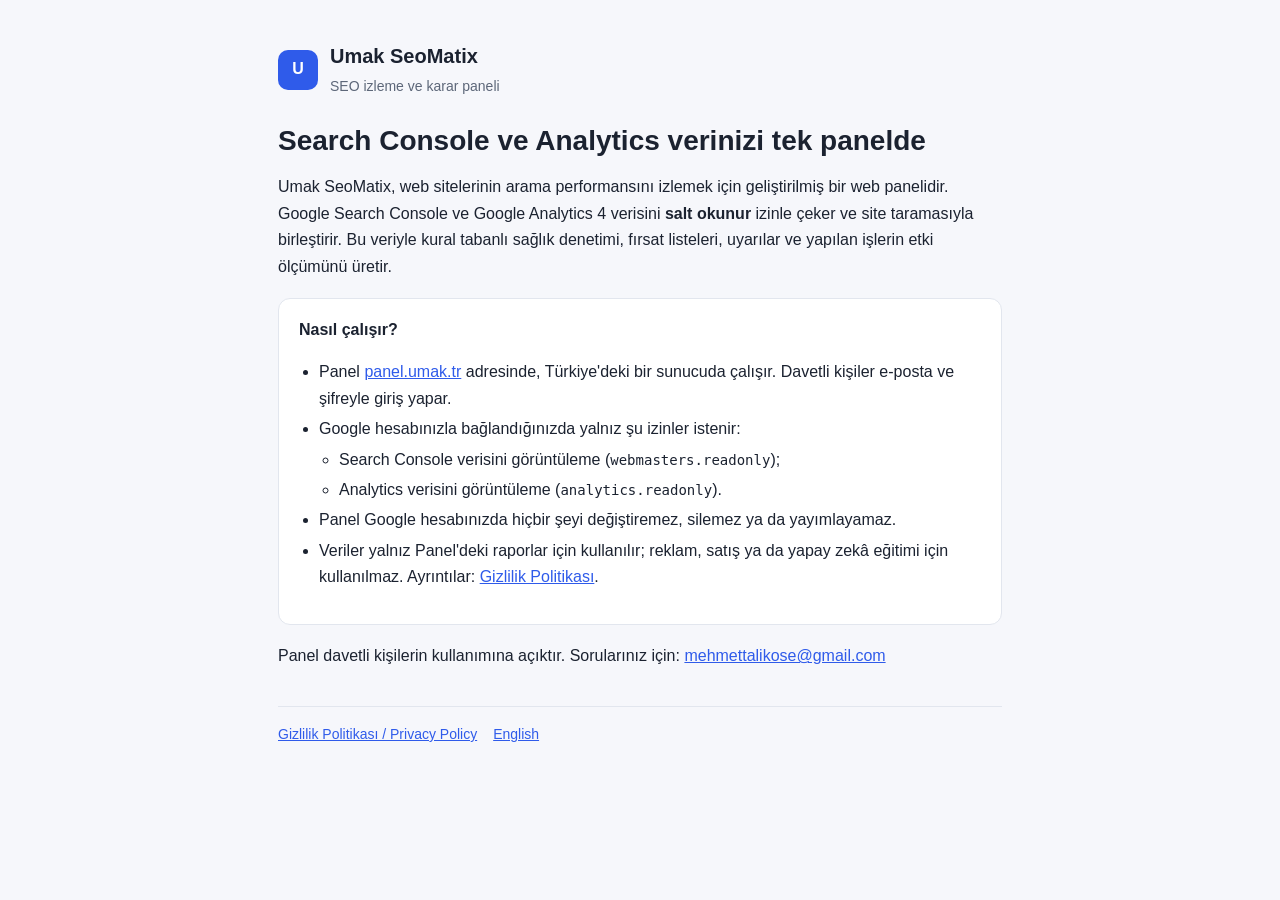
<file: index.html>
<!doctype html><html lang="tr"><head><meta charset="utf-8"><meta name="viewport" content="width=device-width,initial-scale=1">
<title>Umak SeoMatix</title><meta name="description" content="Umak SeoMatix: Search Console ve Google Analytics verisini site taramasıyla birleştiren, salt okunur SEO izleme paneli."><link rel="stylesheet" href="style.css"></head>
<body><main>
<header><div class="logo" aria-hidden="true">U</div><div><b>Umak SeoMatix</b><br><span>SEO izleme ve karar paneli</span></div></header>
<h1>Search Console ve Analytics verinizi tek panelde</h1>
<p>Umak SeoMatix, web sitelerinin arama performansını izlemek için geliştirilmiş bir web panelidir. Google Search Console ve Google Analytics 4 verisini <strong>salt okunur</strong> izinle çeker ve site taramasıyla birleştirir. Bu veriyle kural tabanlı sağlık denetimi, fırsat listeleri, uyarılar ve yapılan işlerin etki ölçümünü üretir.</p>
<div class="card"><b>Nasıl çalışır?</b><ul>
<li>Panel <a href="https://panel.umak.tr">panel.umak.tr</a> adresinde, Türkiye'deki bir sunucuda çalışır. Davetli kişiler e-posta ve şifreyle giriş yapar.</li>
<li>Google hesabınızla bağlandığınızda yalnız şu izinler istenir:
<ul><li>Search Console verisini görüntüleme (<code>webmasters.readonly</code>);</li>
<li>Analytics verisini görüntüleme (<code>analytics.readonly</code>).</li></ul></li>
<li>Panel Google hesabınızda hiçbir şeyi değiştiremez, silemez ya da yayımlayamaz.</li>
<li>Veriler yalnız Panel'deki raporlar için kullanılır; reklam, satış ya da yapay zekâ eğitimi için kullanılmaz. Ayrıntılar: <a href="privacy.html">Gizlilik Politikası</a>.</li>
</ul></div>
<p>Panel davetli kişilerin kullanımına açıktır. Sorularınız için: <a href="mailto:mehmettalikose@gmail.com">mehmettalikose@gmail.com</a></p>
<nav><a href="privacy.html">Gizlilik Politikası / Privacy Policy</a><a href="privacy.html#en">English</a></nav>
</main></body></html>
</file>
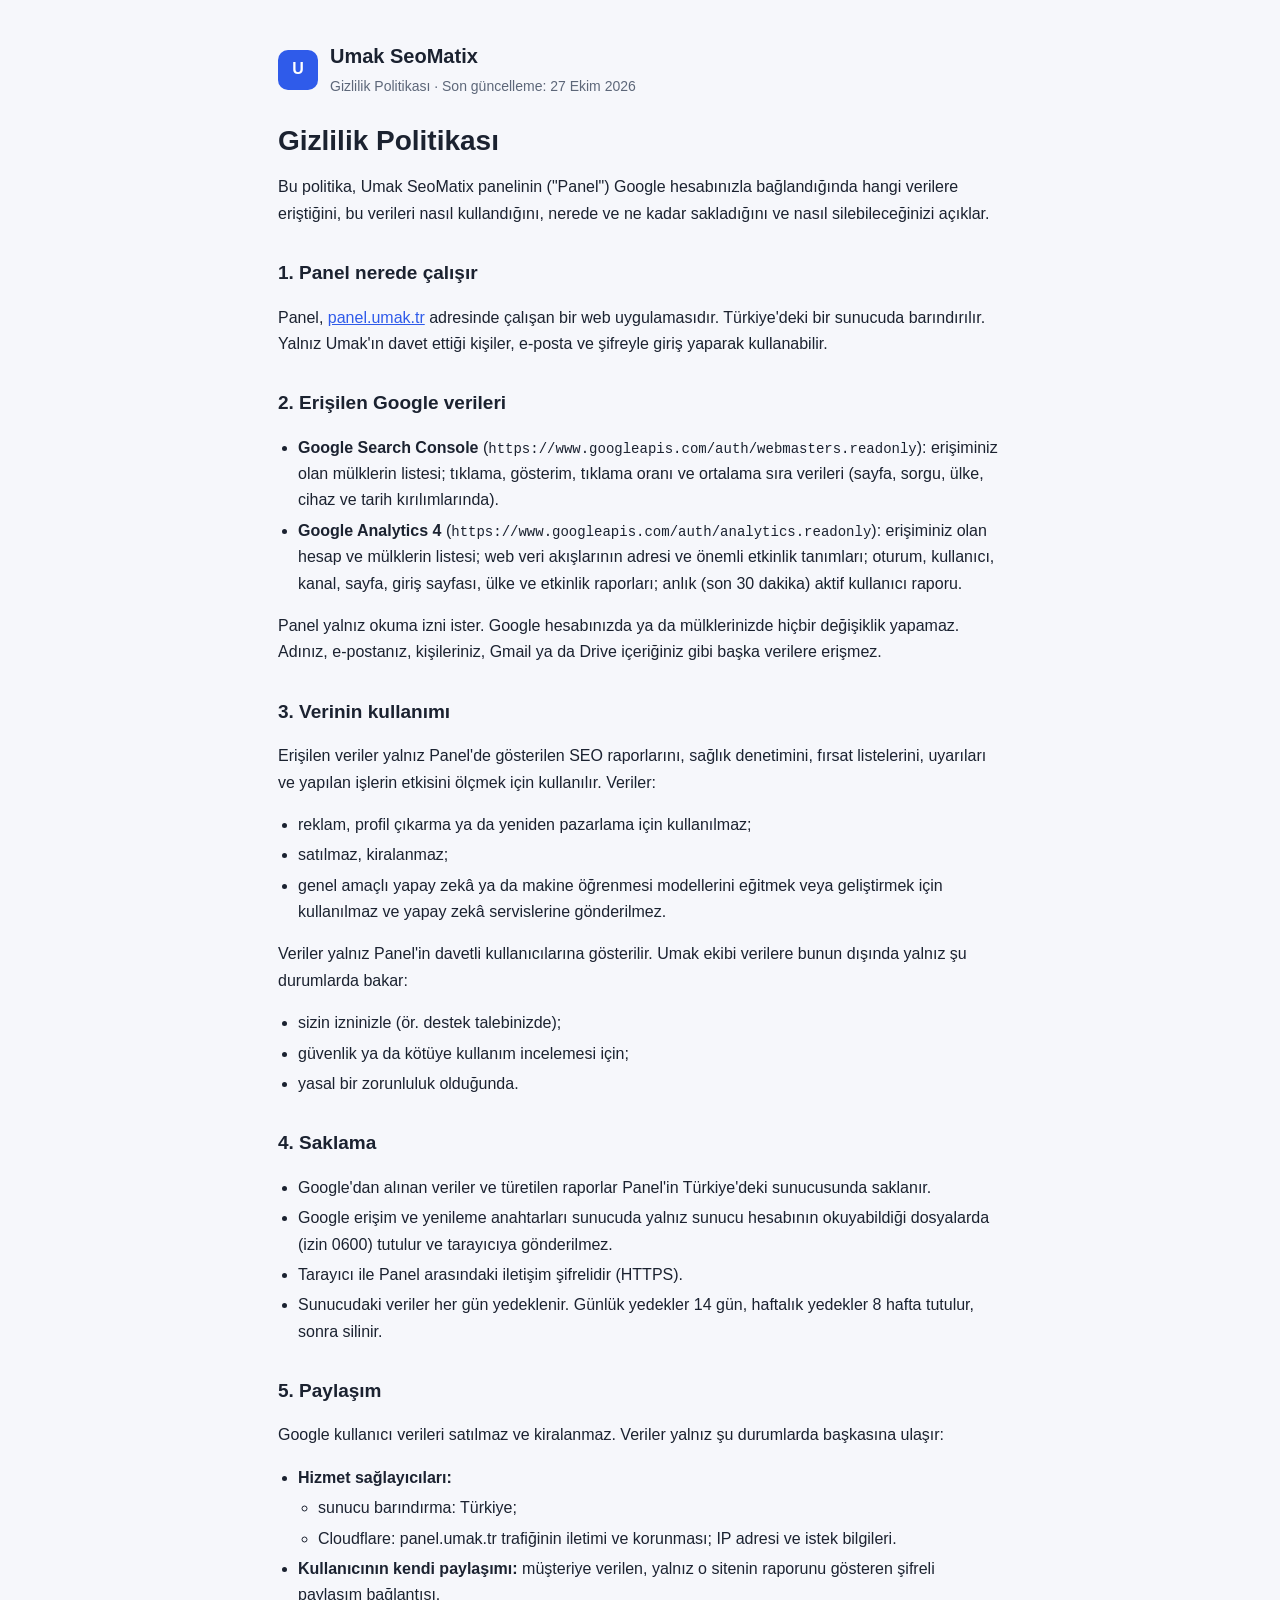
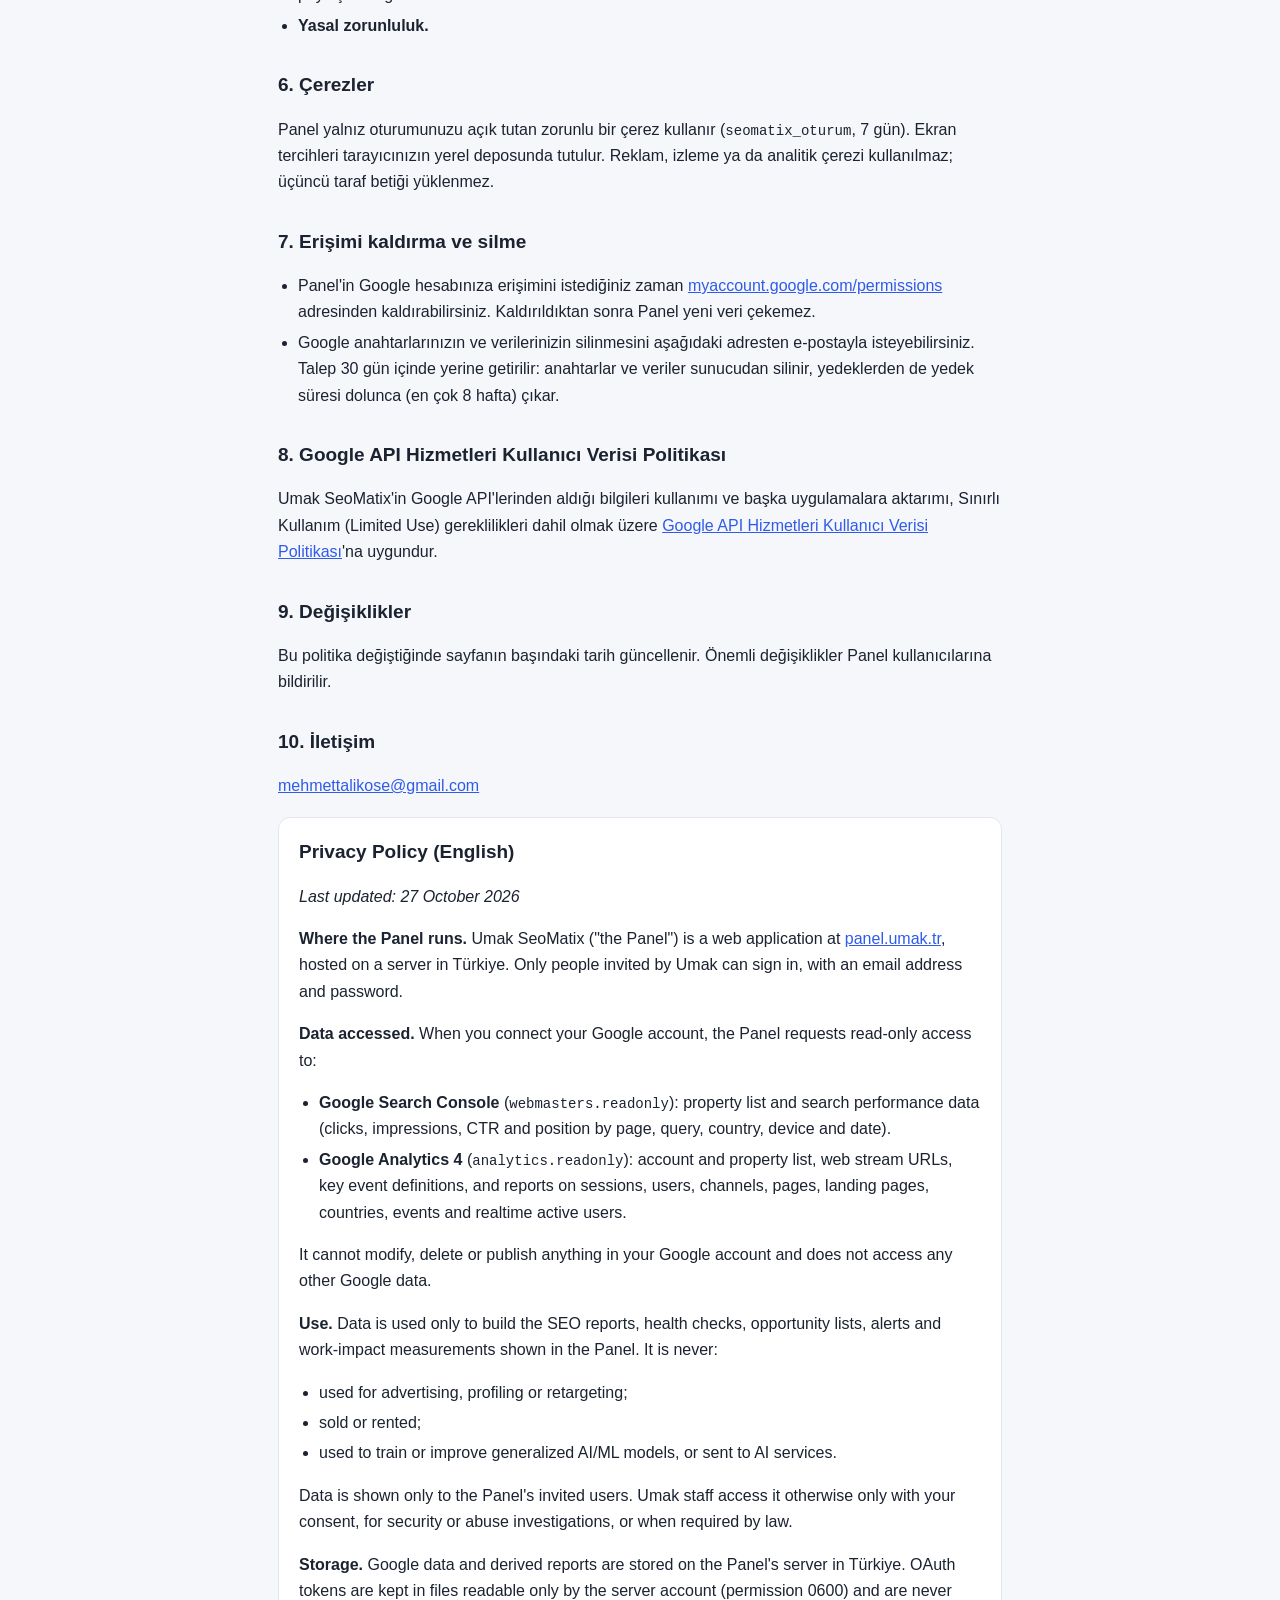
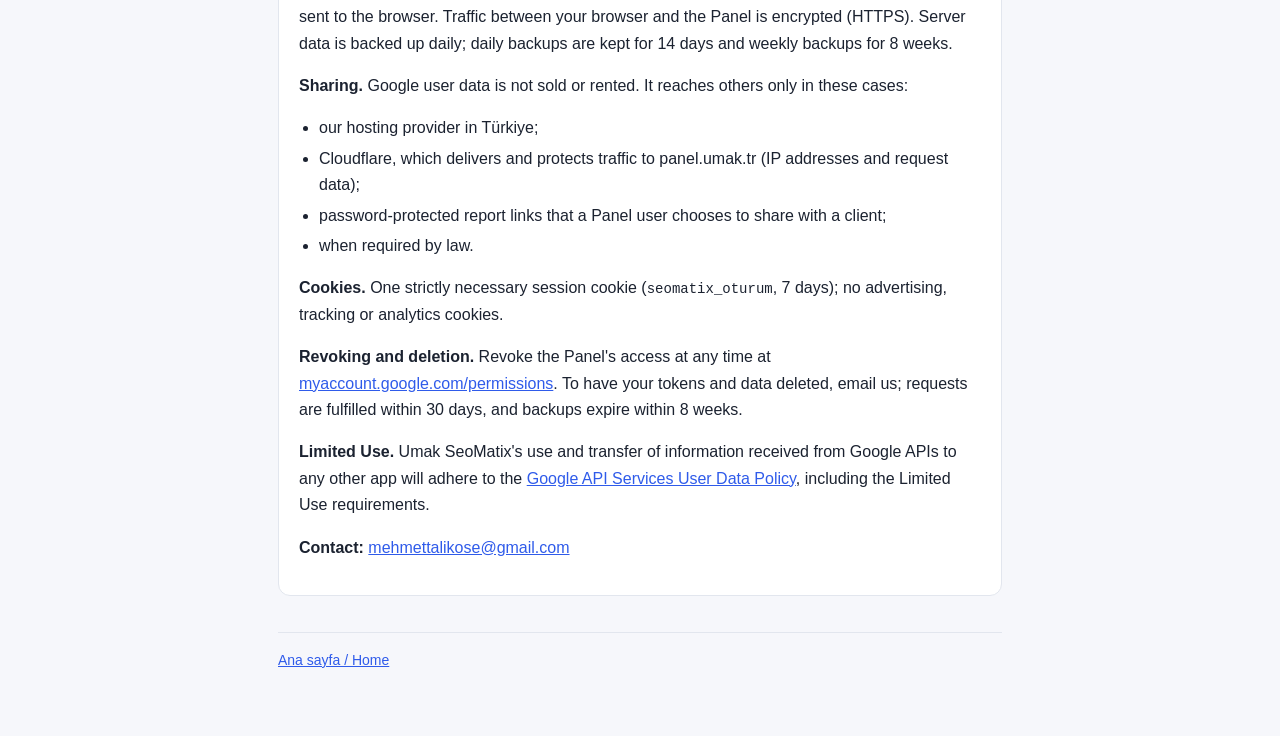
<file: privacy.html>
<!doctype html><html lang="tr"><head><meta charset="utf-8"><meta name="viewport" content="width=device-width,initial-scale=1">
<title>Umak SeoMatix Gizlilik</title><meta name="description" content="Umak SeoMatix gizlilik politikası: hangi Google verisine erişilir, nerede saklanır, nasıl silinir."><link rel="stylesheet" href="style.css"></head>
<body><main>
<header><div class="logo" aria-hidden="true">U</div><div><b>Umak SeoMatix</b><br><span>Gizlilik Politikası · Son güncelleme: 27 Ekim 2026</span></div></header>
<h1>Gizlilik Politikası</h1>
<p>Bu politika, Umak SeoMatix panelinin ("Panel") Google hesabınızla bağlandığında hangi verilere eriştiğini, bu verileri nasıl kullandığını, nerede ve ne kadar sakladığını ve nasıl silebileceğinizi açıklar.</p>
<h2>1. Panel nerede çalışır</h2>
<p>Panel, <a href="https://panel.umak.tr">panel.umak.tr</a> adresinde çalışan bir web uygulamasıdır. Türkiye'deki bir sunucuda barındırılır. Yalnız Umak'ın davet ettiği kişiler, e-posta ve şifreyle giriş yaparak kullanabilir.</p>
<h2>2. Erişilen Google verileri</h2>
<ul><li><strong>Google Search Console</strong> (<code>https://www.googleapis.com/auth/webmasters.readonly</code>): erişiminiz olan mülklerin listesi; tıklama, gösterim, tıklama oranı ve ortalama sıra verileri (sayfa, sorgu, ülke, cihaz ve tarih kırılımlarında).</li>
<li><strong>Google Analytics 4</strong> (<code>https://www.googleapis.com/auth/analytics.readonly</code>): erişiminiz olan hesap ve mülklerin listesi; web veri akışlarının adresi ve önemli etkinlik tanımları; oturum, kullanıcı, kanal, sayfa, giriş sayfası, ülke ve etkinlik raporları; anlık (son 30 dakika) aktif kullanıcı raporu.</li></ul>
<p>Panel yalnız okuma izni ister. Google hesabınızda ya da mülklerinizde hiçbir değişiklik yapamaz. Adınız, e-postanız, kişileriniz, Gmail ya da Drive içeriğiniz gibi başka verilere erişmez.</p>
<h2>3. Verinin kullanımı</h2>
<p>Erişilen veriler yalnız Panel'de gösterilen SEO raporlarını, sağlık denetimini, fırsat listelerini, uyarıları ve yapılan işlerin etkisini ölçmek için kullanılır. Veriler:</p>
<ul><li>reklam, profil çıkarma ya da yeniden pazarlama için kullanılmaz;</li>
<li>satılmaz, kiralanmaz;</li>
<li>genel amaçlı yapay zekâ ya da makine öğrenmesi modellerini eğitmek veya geliştirmek için kullanılmaz ve yapay zekâ servislerine gönderilmez.</li></ul>
<p>Veriler yalnız Panel'in davetli kullanıcılarına gösterilir. Umak ekibi verilere bunun dışında yalnız şu durumlarda bakar:</p>
<ul><li>sizin izninizle (ör. destek talebinizde);</li>
<li>güvenlik ya da kötüye kullanım incelemesi için;</li>
<li>yasal bir zorunluluk olduğunda.</li></ul>
<h2>4. Saklama</h2>
<ul><li>Google'dan alınan veriler ve türetilen raporlar Panel'in Türkiye'deki sunucusunda saklanır.</li>
<li>Google erişim ve yenileme anahtarları sunucuda yalnız sunucu hesabının okuyabildiği dosyalarda (izin 0600) tutulur ve tarayıcıya gönderilmez.</li>
<li>Tarayıcı ile Panel arasındaki iletişim şifrelidir (HTTPS).</li>
<li>Sunucudaki veriler her gün yedeklenir. Günlük yedekler 14 gün, haftalık yedekler 8 hafta tutulur, sonra silinir.</li></ul>
<h2>5. Paylaşım</h2>
<p>Google kullanıcı verileri satılmaz ve kiralanmaz. Veriler yalnız şu durumlarda başkasına ulaşır:</p>
<ul><li><strong>Hizmet sağlayıcıları:</strong>
<ul><li>sunucu barındırma: Türkiye;</li>
<li>Cloudflare: panel.umak.tr trafiğinin iletimi ve korunması; IP adresi ve istek bilgileri.</li></ul></li>
<li><strong>Kullanıcının kendi paylaşımı:</strong> müşteriye verilen, yalnız o sitenin raporunu gösteren şifreli paylaşım bağlantısı.</li>
<li><strong>Yasal zorunluluk.</strong></li></ul>
<h2>6. Çerezler</h2>
<p>Panel yalnız oturumunuzu açık tutan zorunlu bir çerez kullanır (<code>seomatix_oturum</code>, 7 gün). Ekran tercihleri tarayıcınızın yerel deposunda tutulur. Reklam, izleme ya da analitik çerezi kullanılmaz; üçüncü taraf betiği yüklenmez.</p>
<h2>7. Erişimi kaldırma ve silme</h2>
<ul><li>Panel'in Google hesabınıza erişimini istediğiniz zaman <a href="https://myaccount.google.com/permissions">myaccount.google.com/permissions</a> adresinden kaldırabilirsiniz. Kaldırıldıktan sonra Panel yeni veri çekemez.</li>
<li>Google anahtarlarınızın ve verilerinizin silinmesini aşağıdaki adresten e-postayla isteyebilirsiniz. Talep 30 gün içinde yerine getirilir: anahtarlar ve veriler sunucudan silinir, yedeklerden de yedek süresi dolunca (en çok 8 hafta) çıkar.</li></ul>
<h2>8. Google API Hizmetleri Kullanıcı Verisi Politikası</h2>
<p>Umak SeoMatix'in Google API'lerinden aldığı bilgileri kullanımı ve başka uygulamalara aktarımı, Sınırlı Kullanım (Limited Use) gereklilikleri dahil olmak üzere <a href="https://developers.google.com/terms/api-services-user-data-policy">Google API Hizmetleri Kullanıcı Verisi Politikası</a>'na uygundur.</p>
<h2>9. Değişiklikler</h2>
<p>Bu politika değiştiğinde sayfanın başındaki tarih güncellenir. Önemli değişiklikler Panel kullanıcılarına bildirilir.</p>
<h2>10. İletişim</h2>
<p><a href="mailto:mehmettalikose@gmail.com">mehmettalikose@gmail.com</a></p>

<div class="card" id="en" lang="en"><h2 style="margin-top:0">Privacy Policy (English)</h2>
<p><em>Last updated: 27 October 2026</em></p>
<p><strong>Where the Panel runs.</strong> Umak SeoMatix ("the Panel") is a web application at <a href="https://panel.umak.tr">panel.umak.tr</a>, hosted on a server in Türkiye. Only people invited by Umak can sign in, with an email address and password.</p>
<p><strong>Data accessed.</strong> When you connect your Google account, the Panel requests read-only access to:</p>
<ul><li><strong>Google Search Console</strong> (<code>webmasters.readonly</code>): property list and search performance data (clicks, impressions, CTR and position by page, query, country, device and date).</li>
<li><strong>Google Analytics 4</strong> (<code>analytics.readonly</code>): account and property list, web stream URLs, key event definitions, and reports on sessions, users, channels, pages, landing pages, countries, events and realtime active users.</li></ul>
<p>It cannot modify, delete or publish anything in your Google account and does not access any other Google data.</p>
<p><strong>Use.</strong> Data is used only to build the SEO reports, health checks, opportunity lists, alerts and work-impact measurements shown in the Panel. It is never:</p>
<ul><li>used for advertising, profiling or retargeting;</li>
<li>sold or rented;</li>
<li>used to train or improve generalized AI/ML models, or sent to AI services.</li></ul>
<p>Data is shown only to the Panel's invited users. Umak staff access it otherwise only with your consent, for security or abuse investigations, or when required by law.</p>
<p><strong>Storage.</strong> Google data and derived reports are stored on the Panel's server in Türkiye. OAuth tokens are kept in files readable only by the server account (permission 0600) and are never sent to the browser. Traffic between your browser and the Panel is encrypted (HTTPS). Server data is backed up daily; daily backups are kept for 14 days and weekly backups for 8 weeks.</p>
<p><strong>Sharing.</strong> Google user data is not sold or rented. It reaches others only in these cases:</p>
<ul><li>our hosting provider in Türkiye;</li>
<li>Cloudflare, which delivers and protects traffic to panel.umak.tr (IP addresses and request data);</li>
<li>password-protected report links that a Panel user chooses to share with a client;</li>
<li>when required by law.</li></ul>
<p><strong>Cookies.</strong> One strictly necessary session cookie (<code>seomatix_oturum</code>, 7 days); no advertising, tracking or analytics cookies.</p>
<p><strong>Revoking and deletion.</strong> Revoke the Panel's access at any time at <a href="https://myaccount.google.com/permissions">myaccount.google.com/permissions</a>. To have your tokens and data deleted, email us; requests are fulfilled within 30 days, and backups expire within 8 weeks.</p>
<p><strong>Limited Use.</strong> Umak SeoMatix's use and transfer of information received from Google APIs to any other app will adhere to the <a href="https://developers.google.com/terms/api-services-user-data-policy">Google API Services User Data Policy</a>, including the Limited Use requirements.</p>
<p><strong>Contact:</strong> <a href="mailto:mehmettalikose@gmail.com">mehmettalikose@gmail.com</a></p></div>
<nav><a href="index.html">Ana sayfa / Home</a></nav>
</main></body></html>
</file>
<file: style.css>
:root{--bg:#f6f7fb;--card:#fff;--ink:#1b2230;--mut:#5d6779;--line:#e2e6ee;--acc:#2f5bea}
@media(prefers-color-scheme:dark){:root{--bg:#0e121b;--card:#161c28;--ink:#e8ecf4;--mut:#98a2b3;--line:#263044;--acc:#7c9cff}}
*{box-sizing:border-box}body{margin:0;background:var(--bg);color:var(--ink);font:16px/1.65 -apple-system,BlinkMacSystemFont,"Segoe UI",Roboto,Inter,sans-serif}
main{max-width:760px;margin:0 auto;padding:40px 18px 64px}a{color:var(--acc)}
header{display:flex;align-items:center;gap:12px;margin-bottom:24px}header b{font-size:20px}header span{color:var(--mut);font-size:14px}
.logo{width:40px;height:40px;border-radius:10px;background:var(--acc);color:#fff;display:grid;place-items:center;font-weight:800}
h1{font-size:28px;line-height:1.25;margin:0 0 10px;text-wrap:balance}h2{font-size:19px;margin:30px 0 8px}
.card{background:var(--card);border:1px solid var(--line);border-radius:12px;padding:18px 20px;margin:18px 0}
ul{padding-left:20px}li{margin:4px 0}.mut{color:var(--mut);font-size:14px}code{font-size:14px}
nav{display:flex;gap:16px;flex-wrap:wrap;font-size:14px;margin-top:36px;padding-top:16px;border-top:1px solid var(--line)}
</file>
